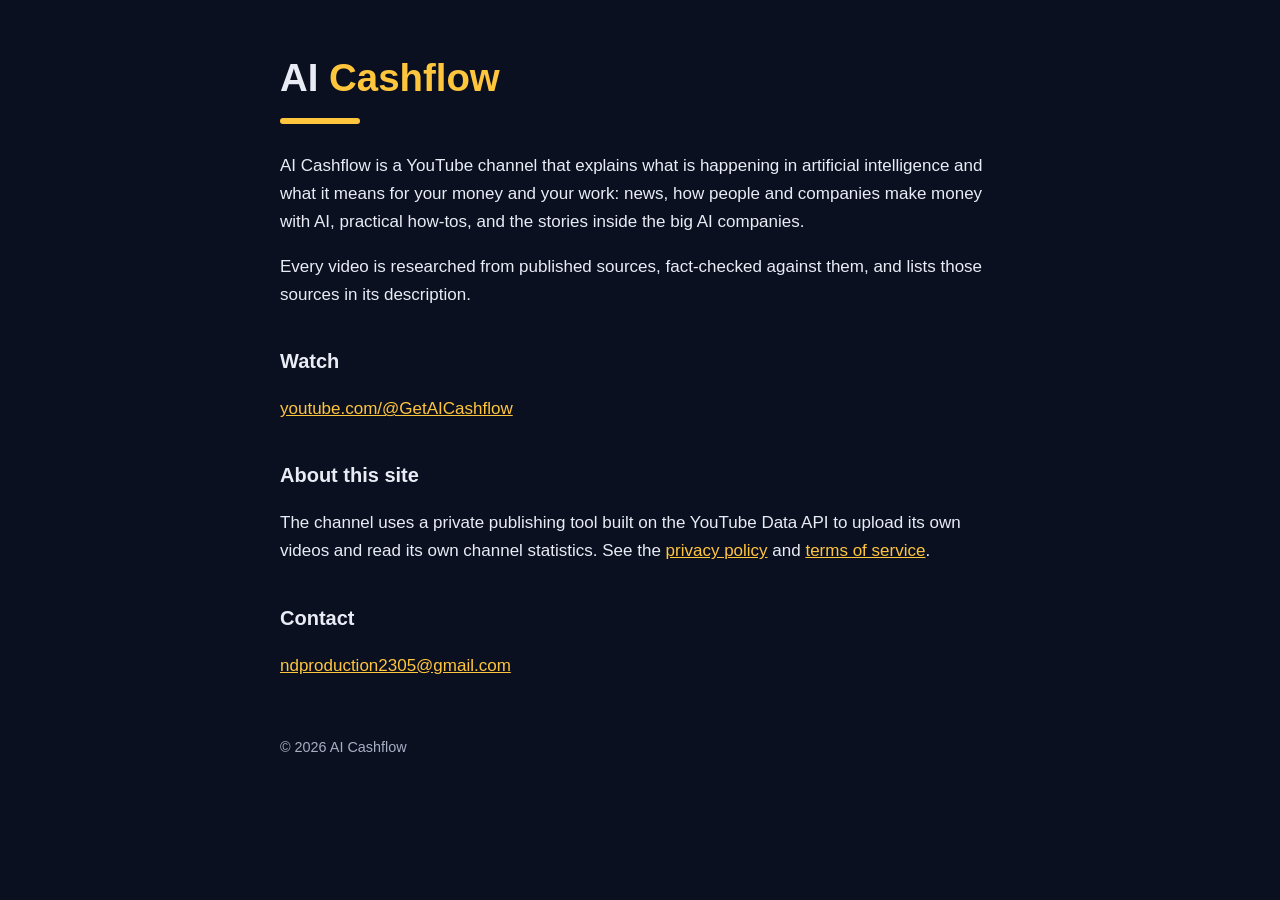
<file: index.html>
<!doctype html>
<html lang="en"><head><meta charset="utf-8"><meta name="viewport" content="width=device-width, initial-scale=1">
<title>AI Cashflow</title><meta name="description" content="AI Cashflow: clear, fact-checked breakdowns of AI and the money behind it.">
<link rel="stylesheet" href="style.css"></head>
<body><main>
<h1>AI <span>Cashflow</span></h1>
<div class="bar"></div>
<p>AI Cashflow is a YouTube channel that explains what is happening in artificial intelligence and what it means for
your money and your work: news, how people and companies make money with AI, practical how-tos, and the stories
inside the big AI companies.</p>
<p>Every video is researched from published sources, fact-checked against them, and lists those sources in its
description.</p>
<h2>Watch</h2>
<p><a href="https://www.youtube.com/@GetAICashflow">youtube.com/@GetAICashflow</a></p>
<h2>About this site</h2>
<p>The channel uses a private publishing tool built on the YouTube Data API to upload its own videos and read its own
channel statistics. See the <a href="privacy.html">privacy policy</a> and <a href="terms.html">terms of service</a>.</p>
<h2>Contact</h2>
<p><a href="mailto:ndproduction2305@gmail.com">ndproduction2305@gmail.com</a></p>
<footer>© 2026 AI Cashflow</footer>
</main></body></html>
</file>
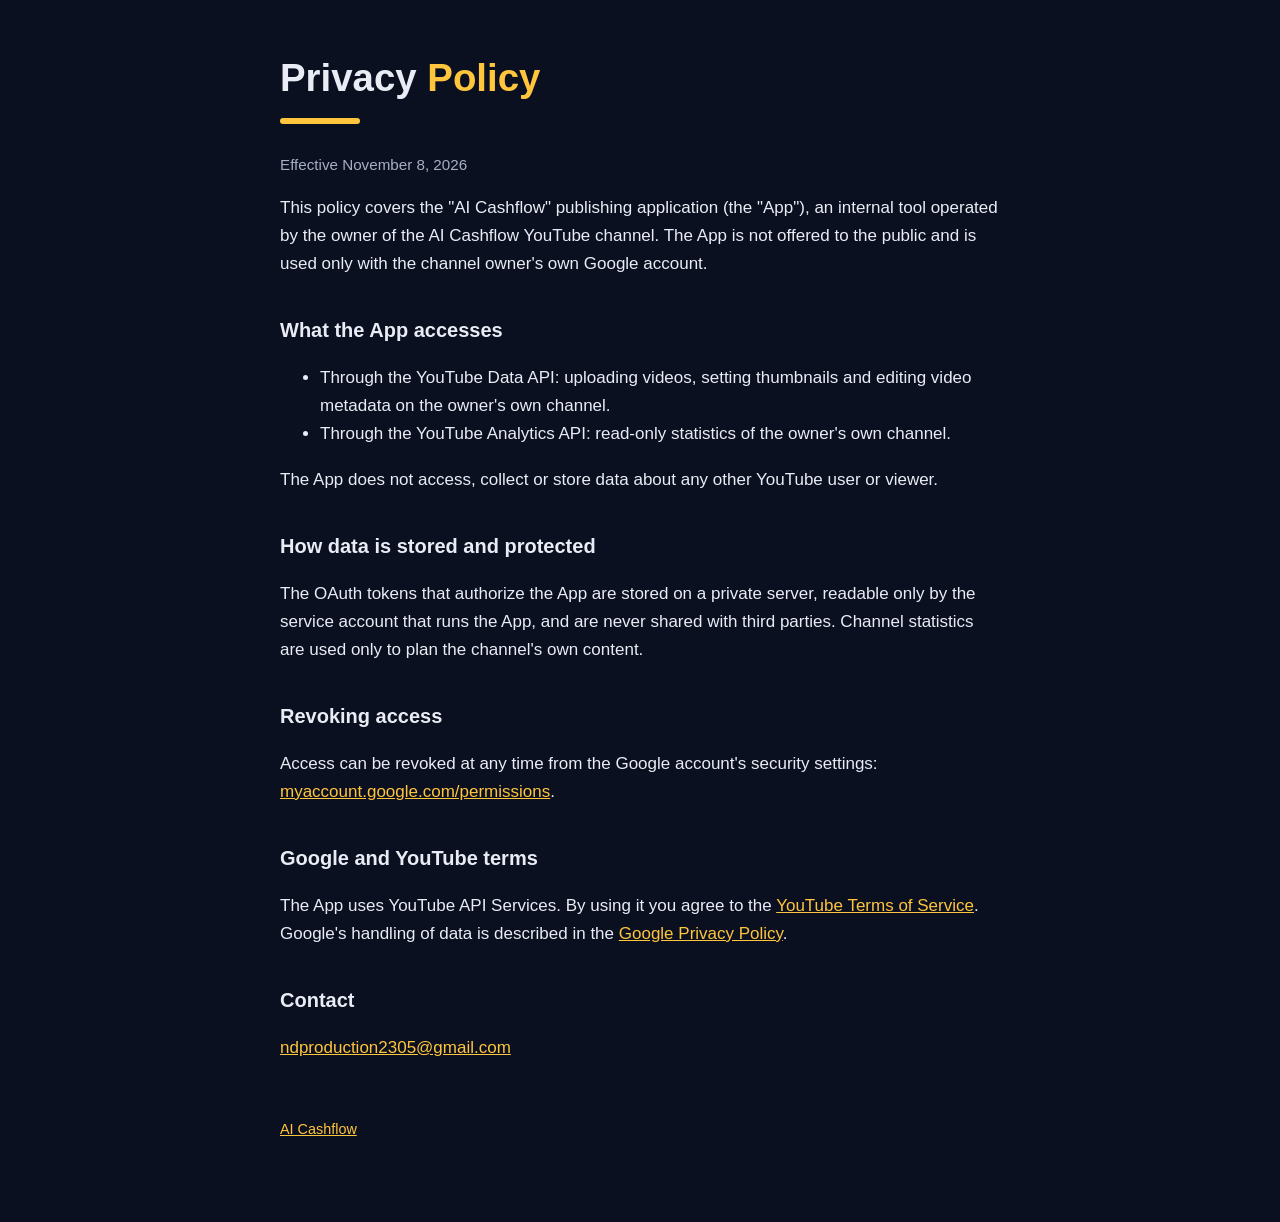
<file: privacy.html>
<!doctype html>
<html lang="en"><head><meta charset="utf-8"><meta name="viewport" content="width=device-width, initial-scale=1">
<title>Privacy Policy · AI Cashflow</title><link rel="stylesheet" href="style.css"></head>
<body><main>
<h1>Privacy <span>Policy</span></h1>
<div class="bar"></div>
<p class="muted">Effective November 8, 2026</p>
<p>This policy covers the "AI Cashflow" publishing application (the "App"), an internal tool operated by the owner
of the AI Cashflow YouTube channel. The App is not offered to the public and is used only with the channel owner's
own Google account.</p>
<h2>What the App accesses</h2>
<ul>
<li>Through the YouTube Data API: uploading videos, setting thumbnails and editing video metadata on the owner's
own channel.</li>
<li>Through the YouTube Analytics API: read-only statistics of the owner's own channel.</li>
</ul>
<p>The App does not access, collect or store data about any other YouTube user or viewer.</p>
<h2>How data is stored and protected</h2>
<p>The OAuth tokens that authorize the App are stored on a private server, readable only by the service account that
runs the App, and are never shared with third parties. Channel statistics are used only to plan the channel's own
content.</p>
<h2>Revoking access</h2>
<p>Access can be revoked at any time from the Google account's security settings:
<a href="https://myaccount.google.com/permissions">myaccount.google.com/permissions</a>.</p>
<h2>Google and YouTube terms</h2>
<p>The App uses YouTube API Services. By using it you agree to the
<a href="https://www.youtube.com/t/terms">YouTube Terms of Service</a>. Google's handling of data is described in the
<a href="https://policies.google.com/privacy">Google Privacy Policy</a>.</p>
<h2>Contact</h2>
<p><a href="mailto:ndproduction2305@gmail.com">ndproduction2305@gmail.com</a></p>
<footer><a href="index.html">AI Cashflow</a></footer>
</main></body></html>
</file>
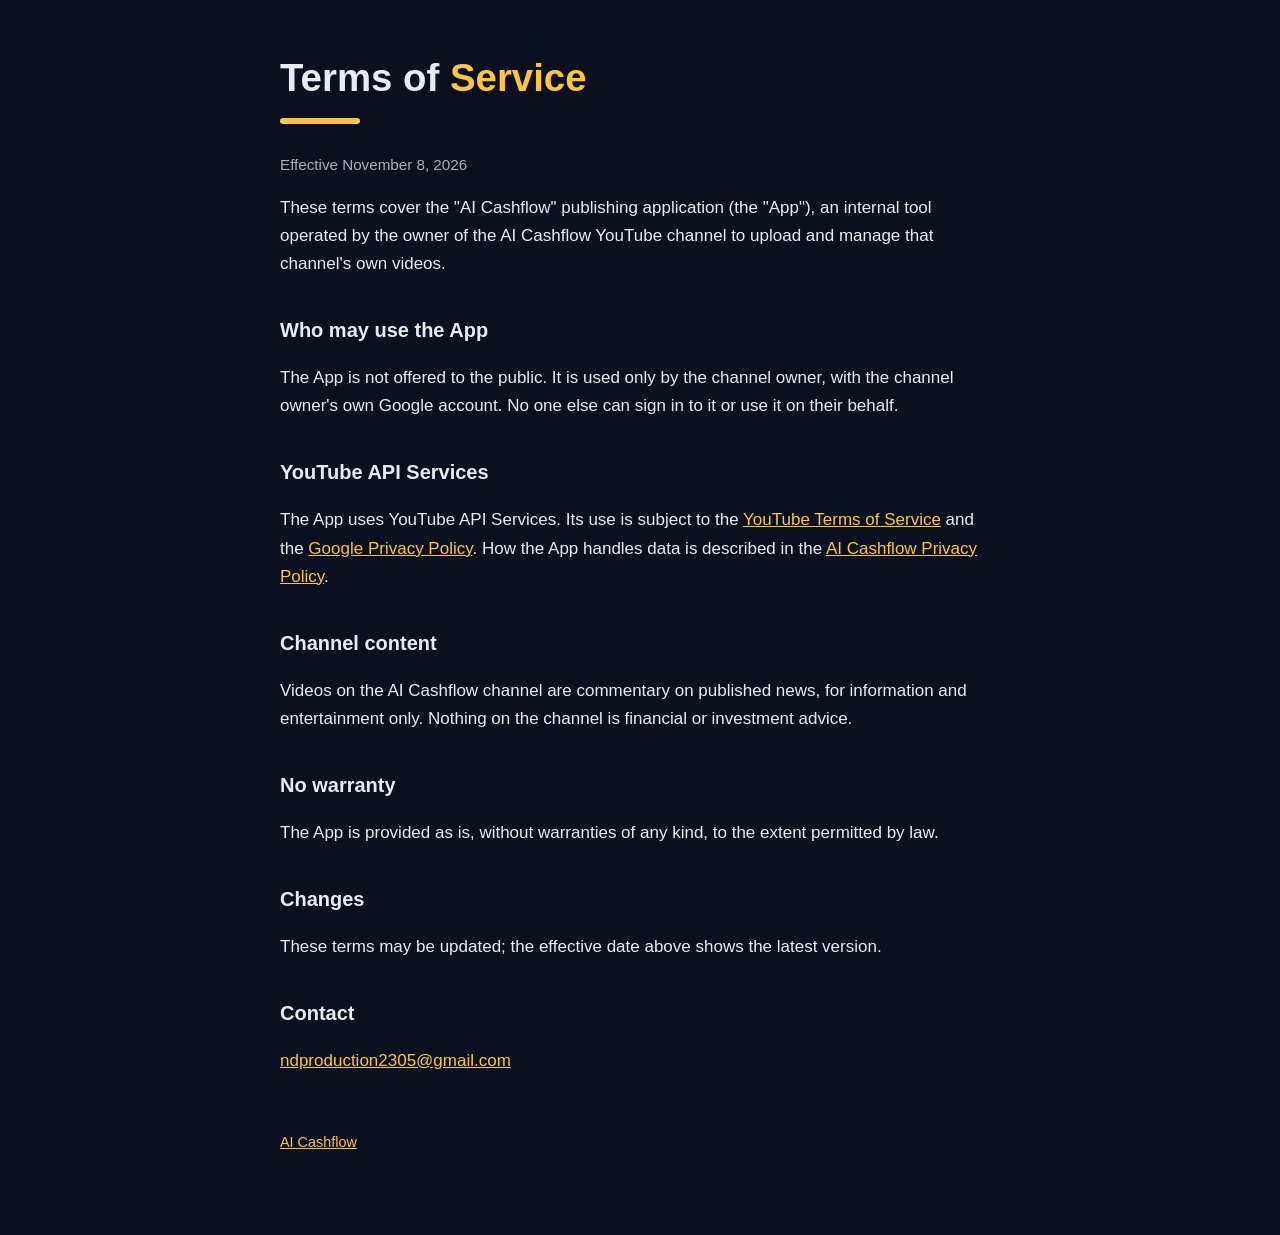
<file: terms.html>
<!doctype html>
<html lang="en"><head><meta charset="utf-8"><meta name="viewport" content="width=device-width, initial-scale=1">
<title>Terms of Service · AI Cashflow</title><link rel="stylesheet" href="style.css"></head>
<body><main>
<h1>Terms of <span>Service</span></h1>
<div class="bar"></div>
<p class="muted">Effective November 8, 2026</p>
<p>These terms cover the "AI Cashflow" publishing application (the "App"), an internal tool operated by the owner
of the AI Cashflow YouTube channel to upload and manage that channel's own videos.</p>
<h2>Who may use the App</h2>
<p>The App is not offered to the public. It is used only by the channel owner, with the channel owner's own Google
account. No one else can sign in to it or use it on their behalf.</p>
<h2>YouTube API Services</h2>
<p>The App uses YouTube API Services. Its use is subject to the
<a href="https://www.youtube.com/t/terms">YouTube Terms of Service</a> and the
<a href="https://policies.google.com/privacy">Google Privacy Policy</a>. How the App handles data is described in the
<a href="privacy.html">AI Cashflow Privacy Policy</a>.</p>
<h2>Channel content</h2>
<p>Videos on the AI Cashflow channel are commentary on published news, for information and entertainment only.
Nothing on the channel is financial or investment advice.</p>
<h2>No warranty</h2>
<p>The App is provided as is, without warranties of any kind, to the extent permitted by law.</p>
<h2>Changes</h2>
<p>These terms may be updated; the effective date above shows the latest version.</p>
<h2>Contact</h2>
<p><a href="mailto:ndproduction2305@gmail.com">ndproduction2305@gmail.com</a></p>
<footer><a href="index.html">AI Cashflow</a></footer>
</main></body></html>
</file>
<file: style.css>
:root { --navy: #0b1020; --amber: #ffc53d; --text: #e9ecf5; --muted: #a7afc4; }
* { box-sizing: border-box; }
body { margin: 0; background: var(--navy); color: var(--text); font: 17px/1.65 -apple-system, "Segoe UI", Inter, Arial, sans-serif; }
main { max-width: 760px; margin: 0 auto; padding: 56px 20px 80px; }
h1 { font-size: 2.4rem; line-height: 1.15; margin: 0 0 12px; }
h1 span { color: var(--amber); }
h2 { font-size: 1.25rem; margin: 36px 0 8px; }
p, li { color: var(--text); }
.muted { color: var(--muted); font-size: .95rem; }
a { color: var(--amber); }
.bar { width: 80px; height: 6px; background: var(--amber); margin: 18px 0 28px; border-radius: 3px; }
footer { margin-top: 56px; color: var(--muted); font-size: .9rem; }
</file>
